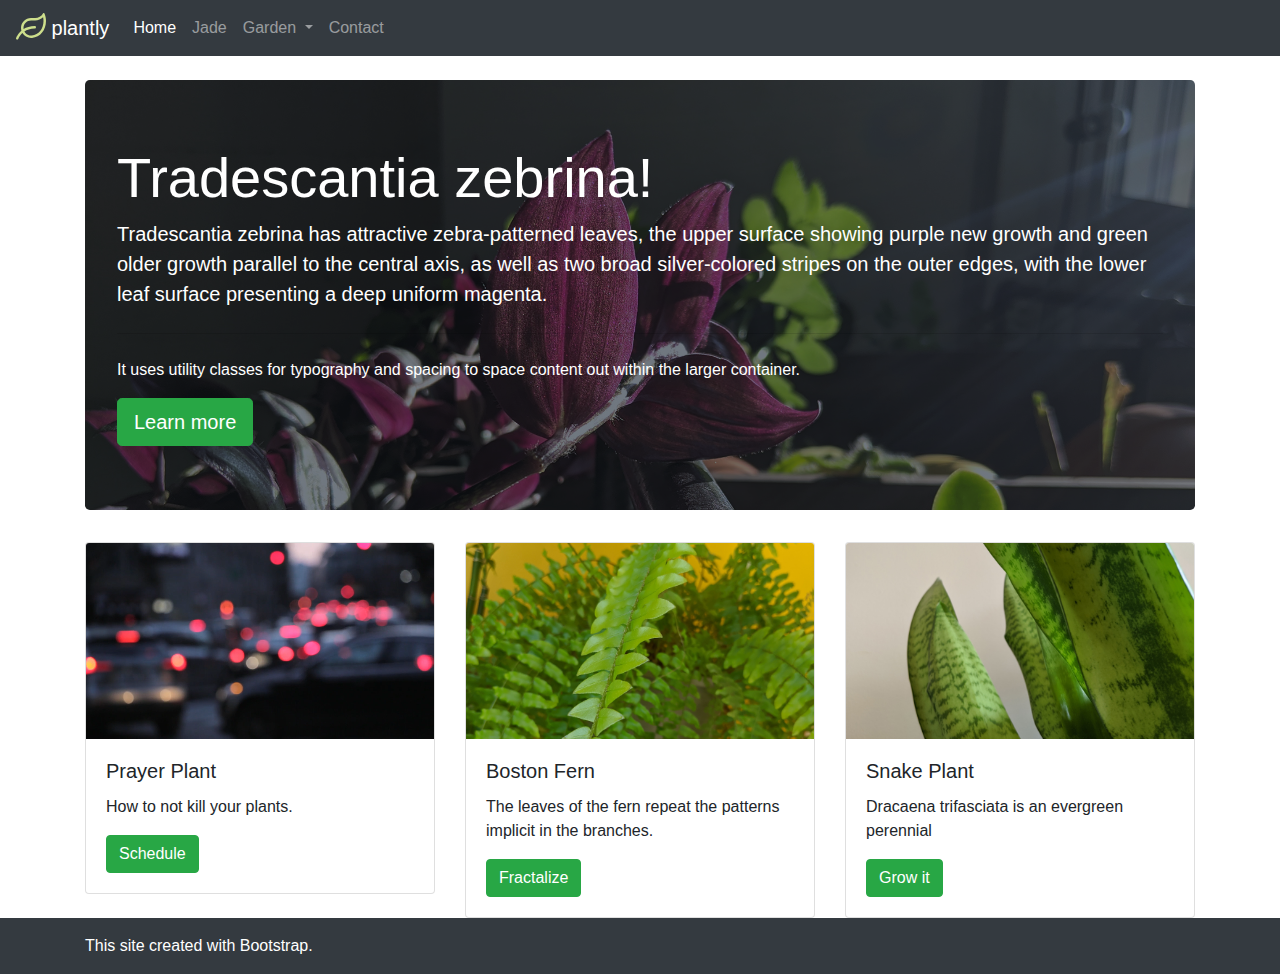
<file: index.html>
<!doctype html>
<html lang="en" class="h-100">
<head>
  <meta charset="utf-8">
  <meta name="viewport" content="width=device-width, initial-scale=1, shrink-to-fit=no">
  <title>Home</title>
  <link rel="icon" href="img/leaf.png" type="image/x-icon" />

  <!-- Bootstrap CSS -->
  <!-- see also: https://getbootstrap.com/docs/4.5/getting-started/download/ -->
  <link href="css/bootstrap.min.css" rel="stylesheet">

  <!-- Custom styles -->
  <link href="css/styles.css" rel="stylesheet">
</head>
<body id="index" class="d-flex flex-column h-100">

  <!-- Insert Bootstrap Nav Bar here -->
  <!-- https://getbootstrap.com/docs/4.5/components/navbar/ -->

  <nav class="navbar navbar-expand-lg navbar-dark bg-dark">

    <a class="navbar-brand" href="#">
       <svg style="fill: #cdde8c;" xmlns="http://www.w3.org/2000/svg" width="30" viewBox="0 0 576 512" class="d-inline-block align-top"><path d="M546.2 9.7c-2.9-6.5-8.6-9.7-14.3-9.7-5.3 0-10.7 2.8-14 8.5C486.9 62.4 431.4 96 368 96h-80C182 96 96 182 96 288c0 17.8 2.6 34.9 7.1 51.2C29 403.7 1.8 478.8 1.3 480.2c-4.3 12.5 2.3 26.2 14.8 30.5 14 4.8 26.7-3.8 30.5-14.8.4-1.1 21-57.5 76.3-110.1C160.5 449 231.5 487 308.4 478.9 465.5 467.5 576 326.7 576 154.3c0-50.2-10.8-102.2-29.8-144.6zM303.4 431.2c-86.1 9.1-130.6-54.5-142.2-76.5 47.4-32.9 112-58.7 198.9-58.7 13.2 0 24-10.8 24-24s-10.8-24-24-24c-91.3 0-161.1 25.5-214 59.4-.9-6.4-2-12.8-2-19.4 0-79.4 64.6-144 144-144h80c57.9 0 111.6-22 152-60.9 5.2 23.2 8 47.5 8 71.2-.1 151-93.9 267.4-224.7 276.9z"/></svg>
       plantly
     </a>

    <button class="navbar-toggler" type="button" data-toggle="collapse" data-target="#navbarSupportedContent" aria-controls="navbarSupportedContent" aria-expanded="false" aria-label="Toggle navigation">
      <span class="navbar-toggler-icon"></span>
    </button>

    <div class="collapse navbar-collapse" id="navbarSupportedContent">
      <ul class="navbar-nav mr-auto">
        <li class="nav-item active">
          <a class="nav-link" href="index.html">Home <span class="sr-only">(current)</span></a>
        </li>
        <li class="nav-item">
          <a class="nav-link" href="jade.html">Jade</a>
        </li>
        <li class="nav-item dropdown">
          <a class="nav-link dropdown-toggle" href="#" id="navbarDropdown" role="button" data-toggle="dropdown" aria-haspopup="true" aria-expanded="false">
            Garden
          </a>
          <div class="dropdown-menu" aria-labelledby="navbarDropdown">
            <a class="dropdown-item" href="fern.html">Fern</a>
            <a class="dropdown-item" href="snake.html">Snake Plant</a>
            <a class="dropdown-item" href="prayer.html">Prayer Plant</a>
            <div class="dropdown-divider"></div>
            <a class="dropdown-item" href="water.html">Water your plants</a>
          </div>
        </li>
        <li class="nav-item">
          <a class="nav-link" href="contact.html">Contact</a>
        </li>
      </ul>
    </div>
  </nav>

  <!-- Insert Jumbotron here -->
  <!-- https://getbootstrap.com/docs/4.5/components/jumbotron/ -->
  <div class="container">
  <div class="jumbotron mt-4 text-white bg-dark">
    <h1 class="display-4">Tradescantia zebrina!</h1>
    <p class="lead">Tradescantia zebrina has attractive zebra-patterned leaves, the upper surface showing purple new growth and green older growth parallel to the central axis, as well as two broad silver-colored stripes on the outer edges, with the lower leaf surface presenting a deep uniform magenta.</p>
    <hr class="my-4">
    <p>It uses utility classes for typography and spacing to space content out within the larger container.</p>
    <a class="btn btn-success btn-lg" href="#" role="button">Learn more</a>
  </div>
</div>


  <!-- Insert Cards here -->
<div class="container">
  <div class="row">
    <div class="col-md">
      <div class="card">
        <video class="card-img-top" playsinline autoplay muted loop >
          <source src="media/city.mp4" type="video/mp4">
        </video>
          <div class="card-body">
            <h5 class="card-title">Prayer Plant</h5>
            <p class="card-text">How to not kill your plants.</p>
            <a href="prayer.html" class="btn btn-success stretched-link" >Schedule</a>
          </div>
      </div>
    </div>
    <div class="col-md">
      <div class="card">
        <img src="img/fern.jpg" class="card-img-top" alt="...">
        <div class="card-body">
          <h5 class="card-title">Boston Fern</h5>
          <p class="card-text">The leaves of the fern repeat the patterns implicit in the branches.</p>
          <a href="#" class="btn btn-success stretched-link">Fractalize</a>
        </div>
      </div>
    </div>
    <div class="col-md">
      <div class="card">
        <img src="img/snake.jpg" class="card-img-top" alt="...">
        <div class="card-body">
          <h5 class="card-title">Snake Plant</h5>
          <p class="card-text">Dracaena trifasciata is an evergreen perennial</p>
          <a href="#" class="btn btn-success stretched-link">Grow it</a>
        </div>
      </div>
    </div>
  </div>
</div>

<footer class="footer mt-auto py-3 bg-dark">
  <div class="container">
    <span class="text-white">This site created with <a href="https://getbootstrap.com" target="_blank" class="text-white">Bootstrap</a>.</span>
  </div>
</footer>

  <!-- see also: https://jquery.com/download/  -->
  <script src="js/jquery.slim.min.js"></script>
  <!-- see also: https://getbootstrap.com/docs/4.4/getting-started/contents/#js-files -->
  <script src="js/bootstrap.bundle.min.js"></script>
</body>
</html>
</file>
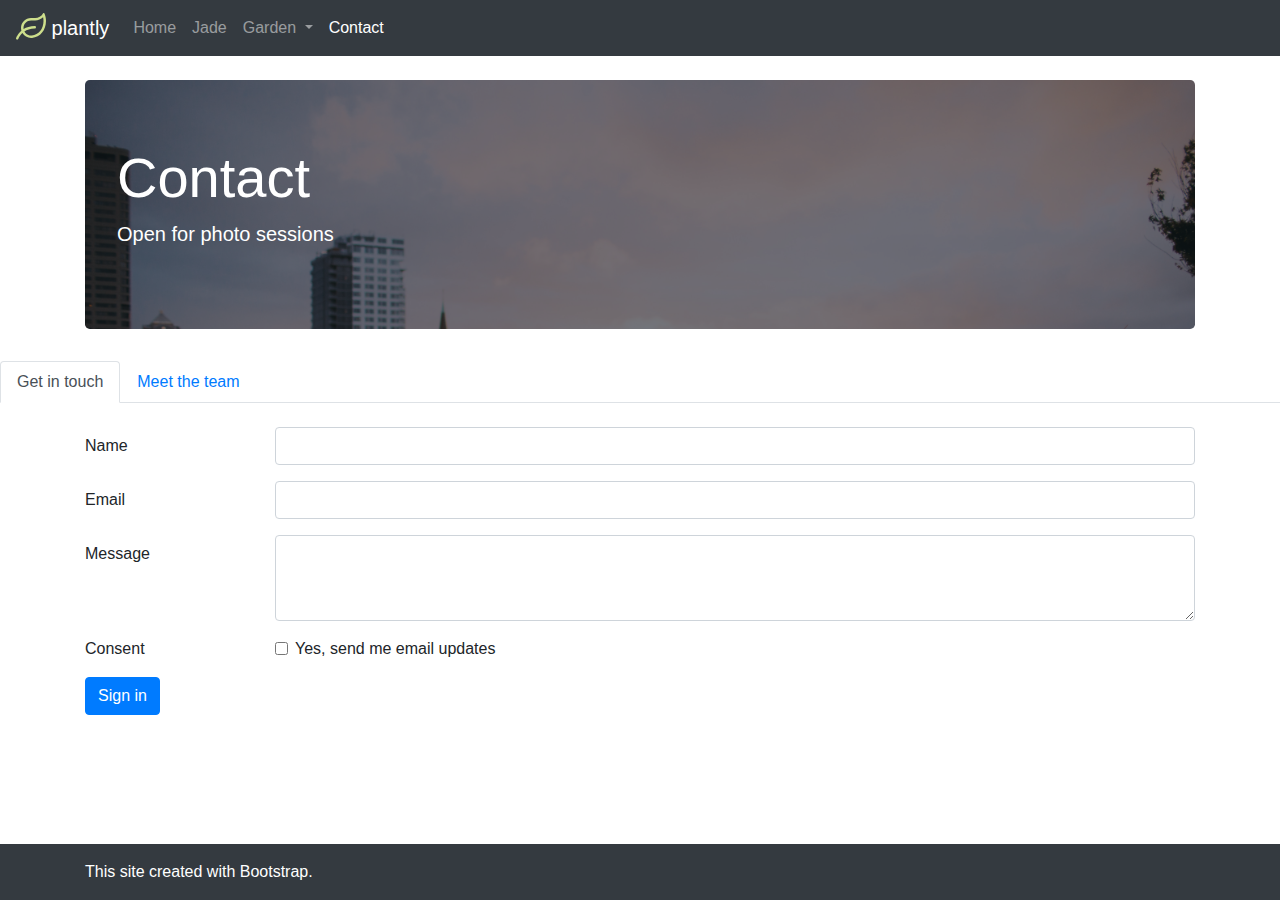
<file: contact.html>
<!doctype html>
<html lang="en" class="h-100">
<head>
  <meta charset="utf-8">
  <meta name="viewport" content="width=device-width, initial-scale=1, shrink-to-fit=no">
  <title>Home</title>
  <link rel="icon" href="img/leaf.png" type="image/x-icon" />

  <!-- Bootstrap CSS -->
  <!-- see also: https://getbootstrap.com/docs/4.5/getting-started/download/ -->
  <link href="css/bootstrap.min.css" rel="stylesheet">

  <!-- Custom styles -->
  <link href="css/styles.css" rel="stylesheet">
</head>
<body id="contact" class="d-flex flex-column h-100">

  <!-- Insert Bootstrap Nav Bar here -->
  <!-- https://getbootstrap.com/docs/4.5/components/navbar/ -->

  <nav class="navbar navbar-expand-lg navbar-dark bg-dark">

    <a class="navbar-brand" href="#">
       <svg style="fill: #cdde8c;" xmlns="http://www.w3.org/2000/svg" width="30" viewBox="0 0 576 512" class="d-inline-block align-top"><path d="M546.2 9.7c-2.9-6.5-8.6-9.7-14.3-9.7-5.3 0-10.7 2.8-14 8.5C486.9 62.4 431.4 96 368 96h-80C182 96 96 182 96 288c0 17.8 2.6 34.9 7.1 51.2C29 403.7 1.8 478.8 1.3 480.2c-4.3 12.5 2.3 26.2 14.8 30.5 14 4.8 26.7-3.8 30.5-14.8.4-1.1 21-57.5 76.3-110.1C160.5 449 231.5 487 308.4 478.9 465.5 467.5 576 326.7 576 154.3c0-50.2-10.8-102.2-29.8-144.6zM303.4 431.2c-86.1 9.1-130.6-54.5-142.2-76.5 47.4-32.9 112-58.7 198.9-58.7 13.2 0 24-10.8 24-24s-10.8-24-24-24c-91.3 0-161.1 25.5-214 59.4-.9-6.4-2-12.8-2-19.4 0-79.4 64.6-144 144-144h80c57.9 0 111.6-22 152-60.9 5.2 23.2 8 47.5 8 71.2-.1 151-93.9 267.4-224.7 276.9z"/></svg>
       plantly
     </a>

    <button class="navbar-toggler" type="button" data-toggle="collapse" data-target="#navbarSupportedContent" aria-controls="navbarSupportedContent" aria-expanded="false" aria-label="Toggle navigation">
      <span class="navbar-toggler-icon"></span>
    </button>

    <div class="collapse navbar-collapse" id="navbarSupportedContent">
      <ul class="navbar-nav mr-auto">
        <li class="nav-item">
          <a class="nav-link" href="index.html">Home <span class="sr-only">(current)</span></a>
        </li>
        <li class="nav-item">
          <a class="nav-link" href="jade.html">Jade</a>
        </li>
        <li class="nav-item dropdown">
          <a class="nav-link dropdown-toggle" href="#" id="navbarDropdown" role="button" data-toggle="dropdown" aria-haspopup="true" aria-expanded="false">
            Garden
          </a>
          <div class="dropdown-menu" aria-labelledby="navbarDropdown">
            <a class="dropdown-item" href="fern.html">Fern</a>
            <a class="dropdown-item" href="snake.html">Snake Plant</a>
            <a class="dropdown-item" href="prayer.html">Prayer Plant</a>
            <div class="dropdown-divider"></div>
            <a class="dropdown-item" href="water.html">Water your plants</a>
          </div>
        </li>
        <li class="nav-item  active">
          <a class="nav-link" href="contact.html">Contact <span class="sr-only">(current)</span></a>
        </li>
      </ul>
    </div>
  </nav>

  <!-- Insert Jumbotron here -->
  <!-- https://getbootstrap.com/docs/4.5/components/jumbotron/ -->
  <div class="container">
  <div class="jumbotron mt-4 text-white bg-dark">
    <h1 class="display-4">Contact</h1>
    <p class="lead">Open for photo sessions</p>


  </div>
</div>

<!-- form-->


<!-- form end-->

<!-- meet the team -->



<!-- tabs -->

<ul class="nav nav-tabs" id="myTab" role="tablist">
  <li class="nav-item" role="presentation">
    <a class="nav-link active" id="home-tab" data-toggle="tab" href="#home" role="tab" aria-controls="home" aria-selected="true">Get in touch</a>
  </li>
  <li class="nav-item" role="presentation">
    <a class="nav-link" id="profile-tab" data-toggle="tab" href="#profile" role="tab" aria-controls="profile" aria-selected="false">Meet the team</a>
  </li>

</ul>
  <div class="tab-content" id="myTabContent">
    <div class="tab-pane fade show active p-4" id="home" role="tabpanel" aria-labelledby="home-tab">
      <div class="container">
        <form>

          <div class="form-group row">
            <label for="inputName3" class="col-sm-2 col-form-label">Name</label>
            <div class="col-sm-10">
              <input type="text" class="form-control" id="inputEmail3">
            </div>
          </div>

      <div class="form-group row">
        <label for="inputEmail3" class="col-sm-2 col-form-label">Email</label>
        <div class="col-sm-10">
          <input type="email" class="form-control" id="inputEmail3">
        </div>
      </div>

      <div class="form-group row">
          <label for="exampleFormControlTextarea1" class="col-sm-2 col-form-label">Message</label>
          <div class="col-sm-10">
          <textarea class="form-control" id="exampleFormControlTextarea1" rows="3"></textarea>
          </div>
        </div>

      <div class="form-group row">
        <div class="col-sm-2">Consent</div>
        <div class="col-sm-10">
          <div class="form-check">
            <input class="form-check-input" type="checkbox" id="gridCheck1">
            <label class="form-check-label" for="gridCheck1">
              Yes, send me email updates
            </label>
          </div>
        </div>
      </div>
      <div class="form-group row">
        <div class="col-sm-10">
          <button type="submit" class="btn btn-primary">Sign in</button>
        </div>
      </div>
    </form>
      </div>
    </div>

    <!-- tab 2-->
    <div class="tab-pane fade" id="profile" role="tabpanel" aria-labelledby="profile-tab">
      <ul class="list-unstyled">
        <li class="media">
          <img src="img/snake.jpg" width="150" class="mr-3" alt="...">
          <div class="media-body">
            <h5 class="mt-0 mb-1">Snake - <span class="text-muted">Customer Support Representative</span></h5>
            Cras sit amet nibh libero, in gravida nulla. Nulla vel metus scelerisque
            ante sollicitudin. Cras purus odio, vestibulum in vulputate at, tempus viverra
            turpis. Fusce condimentum nunc ac nisi vulputate fringilla. Donec lacinia congue
            felis in faucibus.
            <a href="#">snake@plant.com</a>
          </div>
        </li>
        <li class="media my-4">
          <img src="img/fern.jpg" width="150" class="mr-3" alt="...">
          <div class="media-body">
            <h5 class="mt-0 mb-1">Fern <span class="text-muted">Customer Support Representative</span></h5>
            Cras sit amet nibh libero, in gravida nulla. Nulla vel metus scelerisque ante sollicitudin. Cras purus odio, vestibulum in vulputate at, tempus viverra turpis. Fusce condimentum nunc ac nisi vulputate fringilla. Donec lacinia congue felis in faucibus.
          </div>
        </li>
      </ul>
    </div>

  </div>



<footer class="footer mt-auto py-3 bg-dark">
  <div class="container">
    <span class="text-white">This site created with <a href="https://getbootstrap.com" target="_blank" class="text-white">Bootstrap</a>.</span>
  </div>
</footer>

  <!-- see also: https://jquery.com/download/  -->
  <script src="js/jquery.slim.min.js"></script>
  <!-- see also: https://getbootstrap.com/docs/4.4/getting-started/contents/#js-files -->
  <script src="js/bootstrap.bundle.min.js"></script>
</body>
</html>
</file>
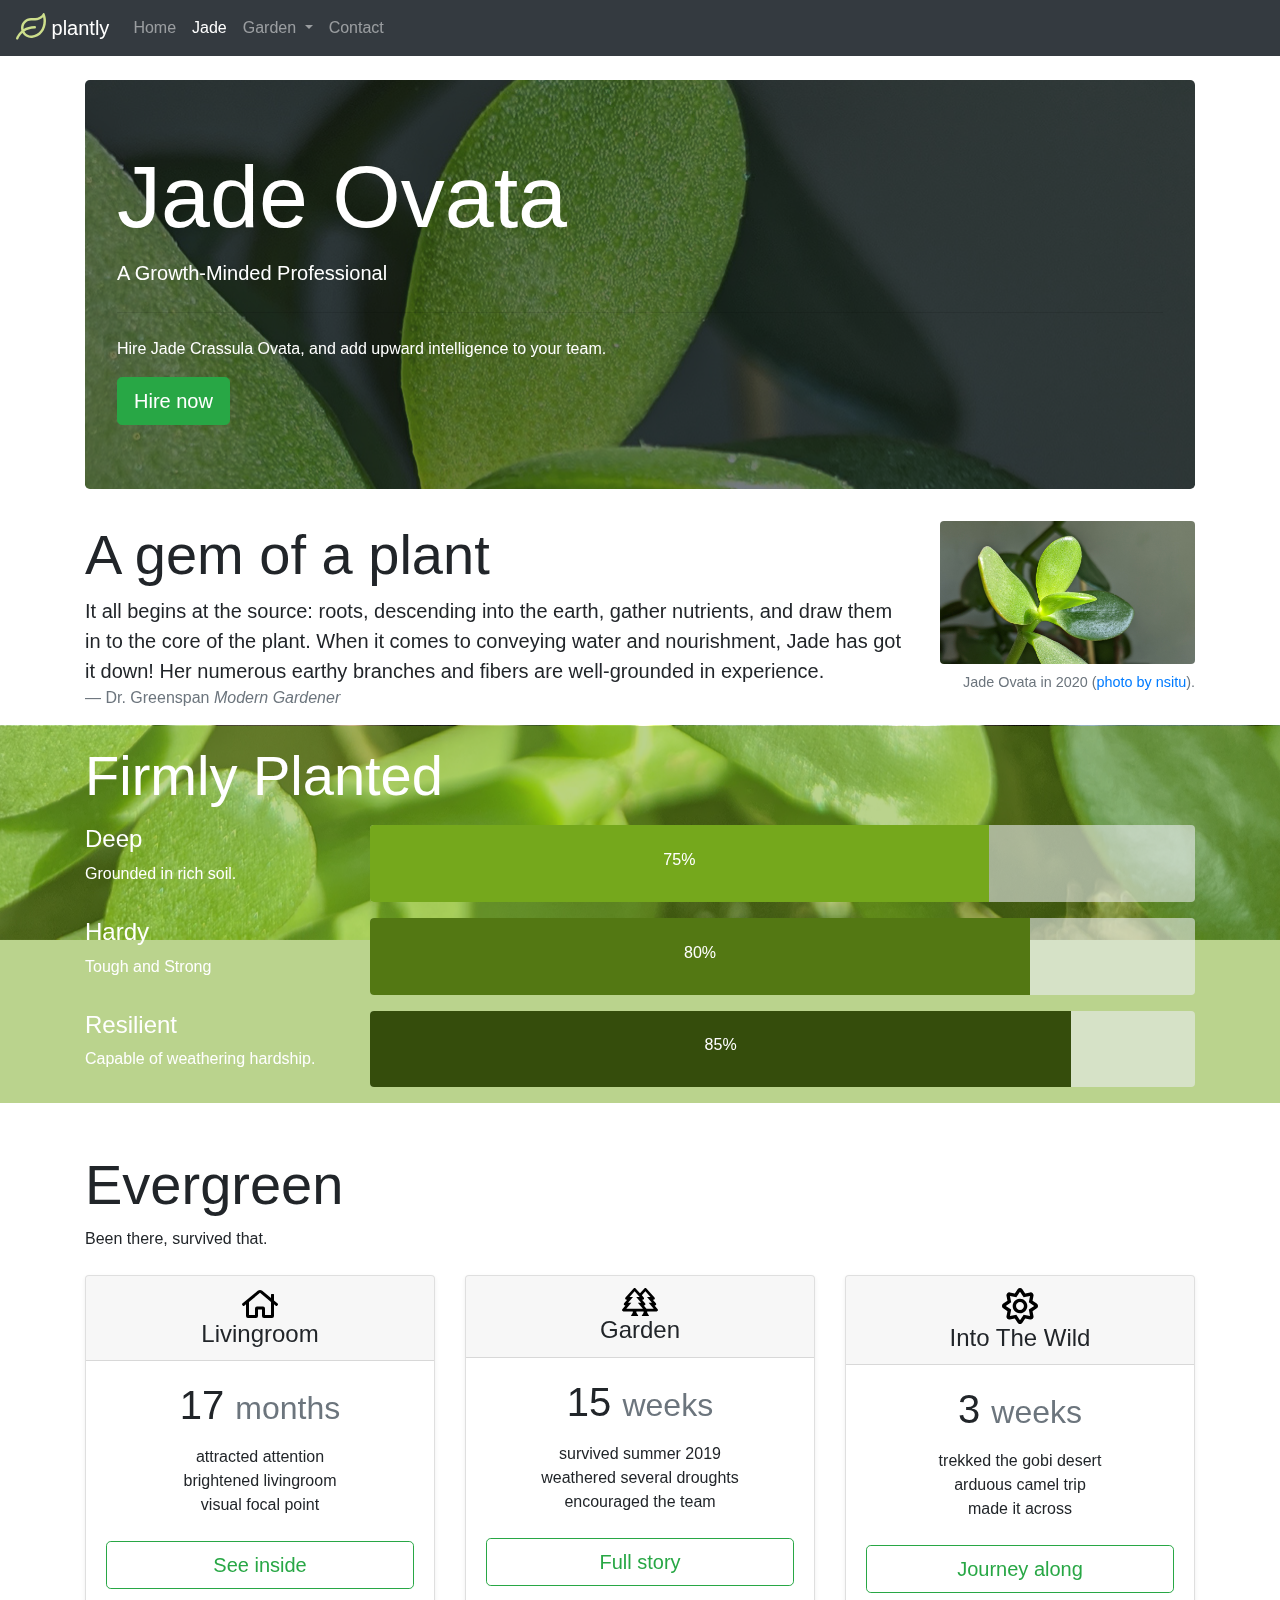
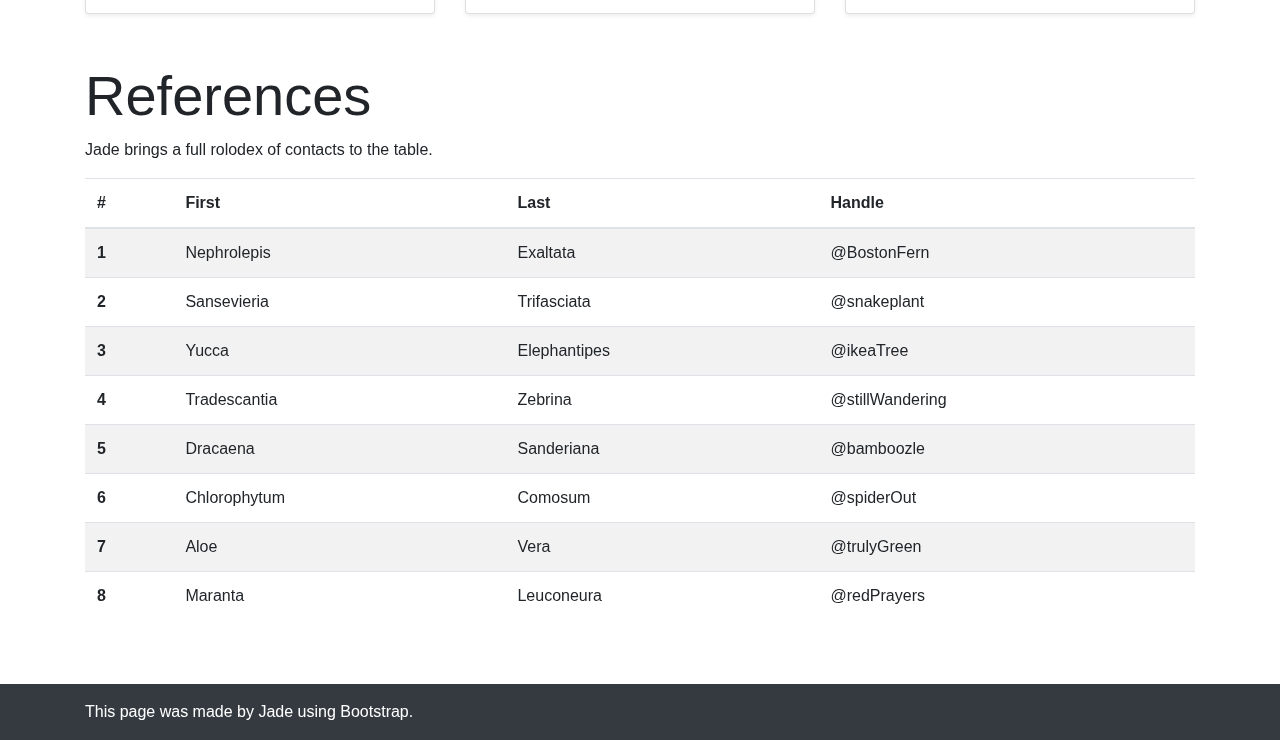
<file: jade.html>
<!doctype html>
<html lang="en" class="h-100">
<head>
  <meta charset="utf-8">
  <meta name="viewport" content="width=device-width, initial-scale=1, shrink-to-fit=no">
  <link rel="icon" href="img/leaf.png" type="image/x-icon" />
  <title>Jade Ovata</title>

  <!-- Bootstrap CSS -->
  <!-- see also: https://getbootstrap.com/docs/4.5/getting-started/download/ -->
  <link href="css/bootstrap.min.css" rel="stylesheet">

  <!-- Custom styles -->
  <link href="css/styles.css" rel="stylesheet">
</head>
<body id="jade" class="d-flex flex-column h-100">

    <nav class="navbar navbar-expand-lg navbar-dark bg-dark">

      <a class="navbar-brand" href="#">
         <svg style="fill: #cdde8c;" xmlns="http://www.w3.org/2000/svg" width="30" viewBox="0 0 576 512" class="d-inline-block align-top"><path d="M546.2 9.7c-2.9-6.5-8.6-9.7-14.3-9.7-5.3 0-10.7 2.8-14 8.5C486.9 62.4 431.4 96 368 96h-80C182 96 96 182 96 288c0 17.8 2.6 34.9 7.1 51.2C29 403.7 1.8 478.8 1.3 480.2c-4.3 12.5 2.3 26.2 14.8 30.5 14 4.8 26.7-3.8 30.5-14.8.4-1.1 21-57.5 76.3-110.1C160.5 449 231.5 487 308.4 478.9 465.5 467.5 576 326.7 576 154.3c0-50.2-10.8-102.2-29.8-144.6zM303.4 431.2c-86.1 9.1-130.6-54.5-142.2-76.5 47.4-32.9 112-58.7 198.9-58.7 13.2 0 24-10.8 24-24s-10.8-24-24-24c-91.3 0-161.1 25.5-214 59.4-.9-6.4-2-12.8-2-19.4 0-79.4 64.6-144 144-144h80c57.9 0 111.6-22 152-60.9 5.2 23.2 8 47.5 8 71.2-.1 151-93.9 267.4-224.7 276.9z"/></svg>
         plantly
       </a>

      <button class="navbar-toggler" type="button" data-toggle="collapse" data-target="#navbarSupportedContent" aria-controls="navbarSupportedContent" aria-expanded="false" aria-label="Toggle navigation">
        <span class="navbar-toggler-icon"></span>
      </button>

      <div class="collapse navbar-collapse" id="navbarSupportedContent">
        <ul class="navbar-nav mr-auto">
          <li class="nav-item">
            <a class="nav-link" href="index.html">Home</a>
          </li>
          <li class="nav-item active">
            <a class="nav-link" href="jade.html">Jade <span class="sr-only">(current)</span></a>
          </li>
          <li class="nav-item dropdown">
            <a class="nav-link dropdown-toggle" href="#" id="navbarDropdown" role="button" data-toggle="dropdown" aria-haspopup="true" aria-expanded="false">
              Garden
            </a>
            <div class="dropdown-menu" aria-labelledby="navbarDropdown">
              <a class="dropdown-item" href="snake.html">Snake Plant</a>
              <a class="dropdown-item" href="fern.html">Boston Fern</a>
              <a class="dropdown-item" href="prayer.html">Prayer Plant</a>
              <div class="dropdown-divider"></div>
              <a class="dropdown-item" href="water.html">Watering your Plants</a>
            </div>
          </li>
          <li class="nav-item">
            <a class="nav-link" href="contact.html">Contact</a>
          </li>
        </ul>
      </div>
    </nav>

  <div class="container">
    <div class="jumbotron mt-4 text-white bg-dark">
      <h1 class="display-2">Jade Ovata</h1>
      <p class="lead">A Growth-Minded Professional</p>
      <hr class="my-4">
      <p>Hire Jade Crassula Ovata, and add upward intelligence to your team.</p>
      <a class="btn btn-success btn-lg" href="#" role="button">Hire now</a>
    </div>
  </div>


  <div class="container">

      <div class="row">

      <div class="col-sm-9">
        <h1 class="display-4">A gem of a plant</h1>
        <blockquote class="blockquote">
          <p class="mb-0">It all begins at the source: roots, descending into the earth, gather nutrients, and draw them in to the core of the plant. When it comes to conveying water and nourishment, Jade has got it down! Her numerous earthy branches and fibers are well-grounded in experience.</p>
          <footer class="blockquote-footer">Dr. Greenspan <cite title="Source Title">Modern Gardener</cite></footer>
        </blockquote>
    </div>
  <div class="col-sm-3">
      <figure class="figure">
        <img src="img/jade.jpg" class="figure-img img-fluid rounded" alt="The Jade">
        <figcaption class="figure-caption text-right">Jade Ovata in 2020 (<a href="https://nsitu.ca">photo by nsitu</a>).</figcaption>
      </figure>
  </div>
      </div>

  </div>


  <div class="py-3 text-white container-fluid parallax-window" data-parallax="scroll" data-image-src="img/jade-base.jpg">

    <div class="container">
      <h1 class="display-4">Firmly Planted</h1>
      <div class="row mt-3">
        <div class="col-3">
          <h4>Deep</h4>
          <p>Grounded in rich soil.</p>
        </div>
        <div class="col-9">
          <div class="progress">
            <div class="progress-bar" role="progressbar" aria-valuenow="75" aria-valuemin="0" aria-valuemax="100"><h6>75%</h6></div>
          </div>
        </div>
      </div>

      <div class="row mt-3">
        <div class="col-3">
          <h4>Hardy</h4>
          <p>Tough and Strong</p>
        </div>
        <div class="col-9">
          <div class="progress">
            <div class="progress-bar" role="progressbar" aria-valuenow="80" aria-valuemin="0" aria-valuemax="100"><h6>80%</h6></div>
          </div>
        </div>
      </div>

      <div class="row mt-3">
        <div class="col-3">
          <h4>Resilient</h4>
          <p>Capable of weathering hardship.</p>
        </div>
        <div class="col-9">
          <div class="progress">
            <div class="progress-bar" role="progressbar" aria-valuenow="85" aria-valuemin="0" aria-valuemax="100"><h6>85%</h6></div>
          </div>
        </div>
      </div>
    </div>
  </div>


  <div class="container my-5">


    <h1 class="display-4">Evergreen</h1>
    <p>Been there, survived that. <p>
    <div class="card-deck my-4 text-center">
        <div class="card mb-4 shadow-sm">
          <div class="card-header">
            <svg xmlns="http://www.w3.org/2000/svg" viewBox="0 0 576 512"><path d="M570.24 247.41L512 199.52V104a8 8 0 0 0-8-8h-32a8 8 0 0 0-7.95 7.88v56.22L323.87 45a56.06 56.06 0 0 0-71.74 0L5.76 247.41a16 16 0 0 0-2 22.54L14 282.25a16 16 0 0 0 22.53 2L64 261.69V448a32.09 32.09 0 0 0 32 32h128a32.09 32.09 0 0 0 32-32V344h64v104a32.09 32.09 0 0 0 32 32h128a32.07 32.07 0 0 0 32-31.76V261.67l27.53 22.62a16 16 0 0 0 22.53-2L572.29 270a16 16 0 0 0-2.05-22.59zM463.85 432H368V328a32.09 32.09 0 0 0-32-32h-96a32.09 32.09 0 0 0-32 32v104h-96V222.27L288 77.65l176 144.56z"/></svg>
            <h4 class="my-0 font-weight-normal">Livingroom</h4>
          </div>
          <div class="card-body">
            <h1 class="card-title pricing-card-title">17 <small class="text-muted">months</small></h1>
            <ul class="list-unstyled mt-3 mb-4">
              <li>attracted attention</li>
              <li>brightened livingroom</li>
              <li>visual focal point</li>
            </ul>
            <button type="button" class="btn btn-lg btn-block btn-outline-success">See inside</button>
          </div>
        </div>
        <div class="card mb-4 shadow-sm">
          <div class="card-header">
            <svg xmlns="http://www.w3.org/2000/svg" viewBox="0 0 640 512"><path d="M634.19 376.23l-55.47-64.37H584c9.34 0 17.84-5.43 21.78-13.92 3.94-8.47 2.56-18.48-3.47-25.61l-54.56-64.55H560c9.47 0 18.06-5.58 21.94-14.24a24.088 24.088 0 0 0-4.09-25.85l-144-160.11c-9.13-10.1-26.56-10.1-35.69 0L320 94.48l-78.16-86.9c-9.13-10.1-26.56-10.1-35.69 0l-144 160.11a24.063 24.063 0 0 0-4.09 25.85c3.88 8.66 12.47 14.24 21.94 14.24h12.25l-54.56 64.55c-6.03 7.13-7.41 17.14-3.47 25.61A24.021 24.021 0 0 0 56 311.86h5.28L5.81 376.23c-6.13 7.11-7.53 17.15-3.63 25.69a23.998 23.998 0 0 0 21.81 14.01h168v24.46l-30.29 48.43c-5.32 10.65 2.42 23.17 14.31 23.17h95.96c11.89 0 19.63-12.53 14.31-23.17L256 440.39v-24.46h128v24.46l-30.29 48.43c-5.32 10.65 2.42 23.17 14.31 23.17h95.96c11.89 0 19.63-12.53 14.31-23.17L448 440.39v-24.46h168c9.38 0 17.91-5.47 21.81-14.01 3.91-8.54 2.51-18.57-3.62-25.69zM304 367.9H76.37l89.66-104.07h-58.28l88-104.07h-61.88L224 59.55l90.13 100.2h-61.88l88 104.07h-58.28l89.66 104.07H304zm131 0l-48.29-56.04H392c9.34 0 17.84-5.43 21.78-13.92 3.94-8.47 2.56-18.48-3.47-25.61l-54.56-64.55H368c9.47 0 18.06-5.58 21.94-14.24a24.088 24.088 0 0 0-4.09-25.85l-33.55-37.31L416 59.55l90.13 100.2h-61.88l88 104.07h-58.28l89.66 104.07H435z"/></svg>

            <h4 class="my-0 font-weight-normal">Garden</h4>
          </div>
          <div class="card-body">
            <h1 class="card-title pricing-card-title">15 <small class="text-muted"> weeks</small></h1>
            <ul class="list-unstyled mt-3 mb-4">
              <li>survived summer 2019</li>
              <li>weathered several droughts</li>
              <li>encouraged the team</li>
            </ul>
            <button type="button" class="btn btn-lg btn-block btn-outline-success">Full story</button>
          </div>
        </div>
        <div class="card mb-4 shadow-sm">
          <div class="card-header">
            <svg xmlns="http://www.w3.org/2000/svg" viewBox="0 0 512 512"><path d="M494.2 221.9l-59.8-40.5 13.7-71c2.6-13.2-1.6-26.8-11.1-36.4-9.6-9.5-23.2-13.7-36.2-11.1l-70.9 13.7-40.4-59.9c-15.1-22.3-51.9-22.3-67 0l-40.4 59.9-70.8-13.7C98 60.4 84.5 64.5 75 74.1c-9.5 9.6-13.7 23.1-11.1 36.3l13.7 71-59.8 40.5C6.6 229.5 0 242 0 255.5s6.7 26 17.8 33.5l59.8 40.5-13.7 71c-2.6 13.2 1.6 26.8 11.1 36.3 9.5 9.5 22.9 13.7 36.3 11.1l70.8-13.7 40.4 59.9C230 505.3 242.6 512 256 512s26-6.7 33.5-17.8l40.4-59.9 70.9 13.7c13.4 2.7 26.8-1.6 36.3-11.1 9.5-9.5 13.6-23.1 11.1-36.3l-13.7-71 59.8-40.5c11.1-7.5 17.8-20.1 17.8-33.5-.1-13.6-6.7-26.1-17.9-33.7zm-112.9 85.6l17.6 91.2-91-17.6L256 458l-51.9-77-90.9 17.6 17.6-91.2-76.8-52 76.8-52-17.6-91.2 91 17.6L256 53l51.9 76.9 91-17.6-17.6 91.1 76.8 52-76.8 52.1zM256 152c-57.3 0-104 46.7-104 104s46.7 104 104 104 104-46.7 104-104-46.7-104-104-104zm0 160c-30.9 0-56-25.1-56-56s25.1-56 56-56 56 25.1 56 56-25.1 56-56 56z"/></svg>
            <h4 class="my-0 font-weight-normal">Into The Wild</h4>
          </div>
          <div class="card-body">
            <h1 class="card-title pricing-card-title">3 <small class="text-muted"> weeks</small></h1>
            <ul class="list-unstyled mt-3 mb-4">
              <li>trekked the gobi desert</li>
              <li>arduous camel trip</li>
              <li>made it across</li>
            </ul>
            <button type="button" class="btn btn-lg btn-block btn-outline-success">Journey along</button>
          </div>
        </div>
      </div>

<!-- See also: https://getbootstrap.com/docs/4.5/examples/dashboard/ -->
      <h1 class="display-4">References</h1>
      <p>Jade brings a full rolodex of contacts to the table. <p>
    <table class="table table-striped">
    <thead>
      <tr>
        <th scope="col">#</th>
        <th scope="col">First</th>
        <th scope="col">Last</th>
        <th scope="col">Handle</th>
      </tr>
    </thead>
    <tbody>
      <tr>
        <th scope="row">1</th>
        <td>Nephrolepis</td>
        <td>Exaltata</td>
        <td>@BostonFern</td>
      </tr>
      <tr>
        <th scope="row">2</th>
        <td>Sansevieria</td>
        <td>Trifasciata</td>
        <td>@snakeplant</td>
      </tr>
      <tr>
        <th scope="row">3</th>
        <td>Yucca</td>
        <td>Elephantipes</td>
        <td>@ikeaTree</td>
      </tr>
      <tr>
        <th scope="row">4</th>
        <td>Tradescantia</td>
        <td>Zebrina</td>
        <td>@stillWandering</td>
      </tr>
      <tr>
        <th scope="row">5</th>
        <td>Dracaena</td>
        <td>Sanderiana</td>
        <td>@bamboozle</td>
      </tr>
      <tr>
        <th scope="row">6</th>
        <td>Chlorophytum</td>
        <td>Comosum</td>
        <td>@spiderOut</td>
      </tr>
      <tr>
        <th scope="row">7</th>
        <td>Aloe</td>
        <td>Vera</td>
        <td>@trulyGreen</td>
      </tr>
      <tr>
        <th scope="row">8</th>
        <td>Maranta</td>
        <td>Leuconeura</td>
        <td>@redPrayers</td>
      </tr>
    </tbody>
  </table>
  </div>

<!-- See also: https://getbootstrap.com/docs/4.5/examples/sticky-footer/ -->
<footer class="footer mt-auto py-3 bg-dark">
  <div class="container">
    <span class="text-white">This page was made by Jade using <a href="https://getbootstrap.com" class="text-white">Bootstrap</a>.</span>
  </div>
</footer>

  <!-- see also: https://jquery.com/download/  -->
  <script src="js/jquery.slim.min.js"></script>
  <!-- see also: https://getbootstrap.com/docs/4.4/getting-started/contents/#js-files -->
  <script src="js/parallax.min.js"></script>
  <script src="js/bootstrap.bundle.min.js"></script>
</body>
</html>
</file>
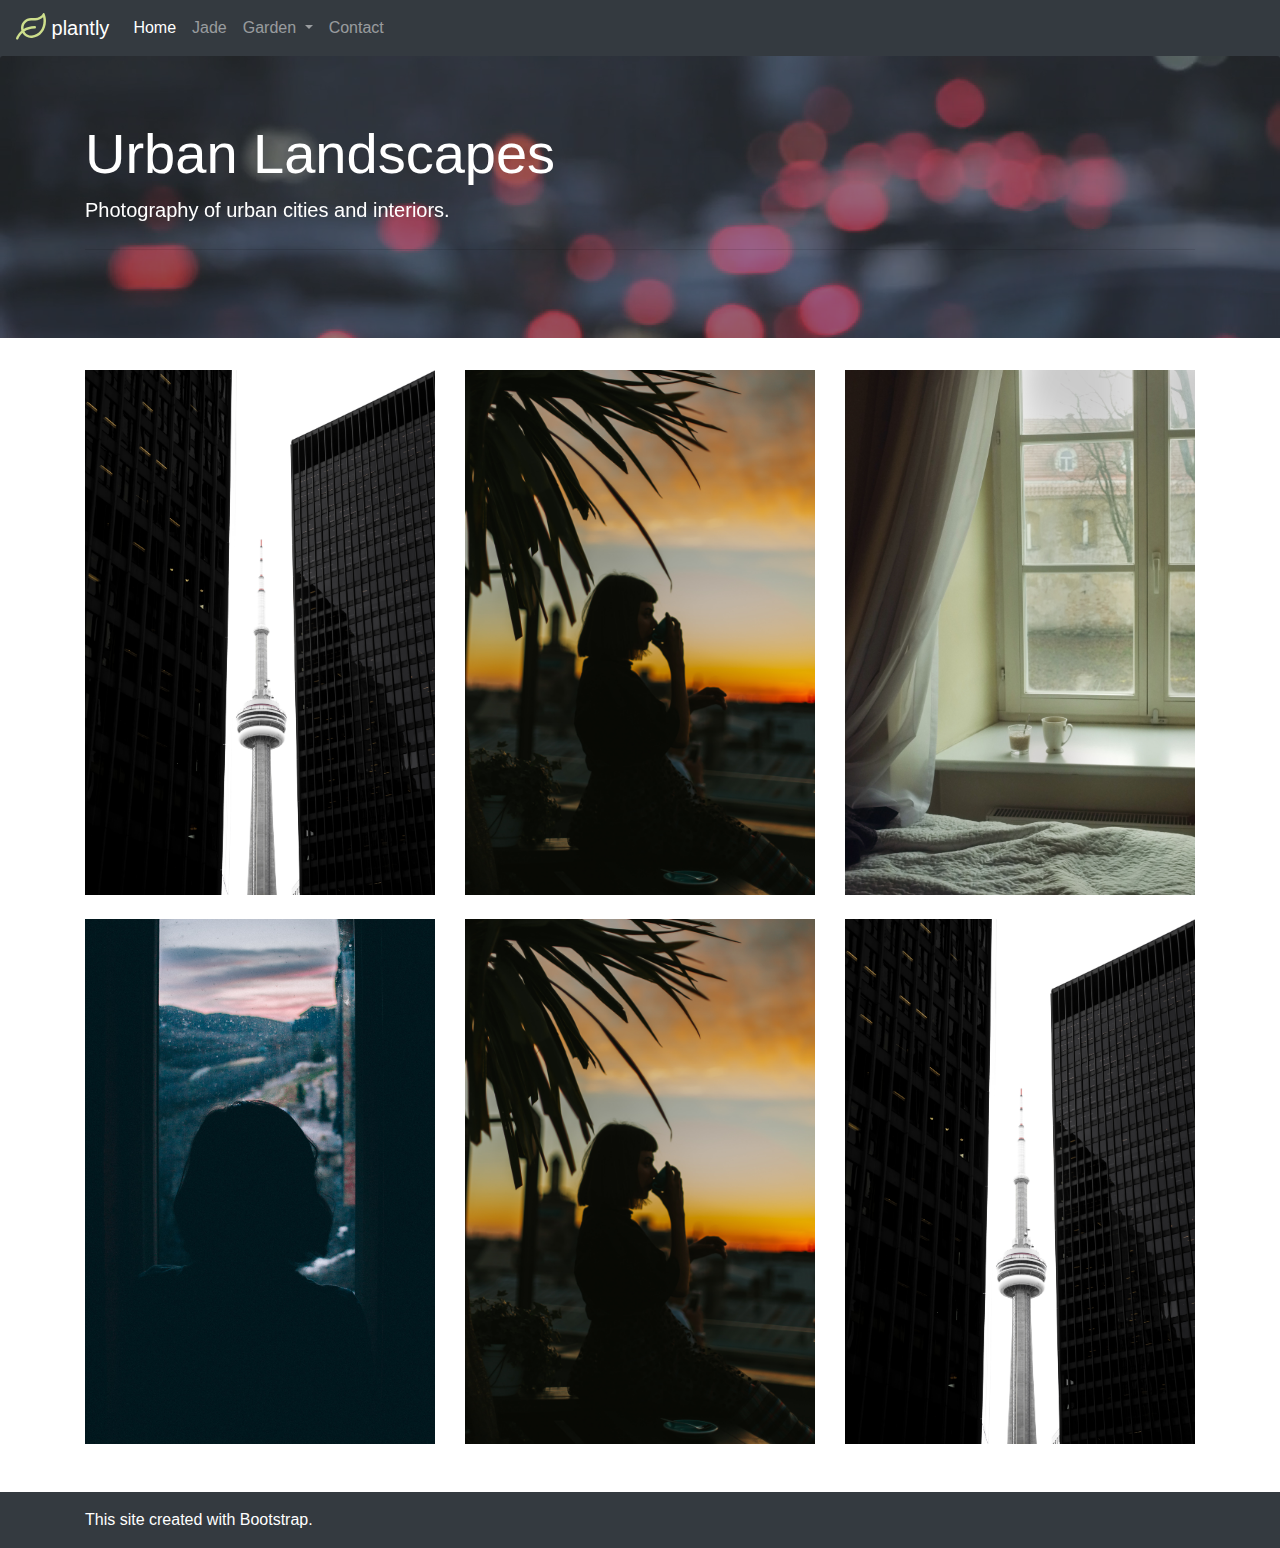
<file: prayer.html>
<!doctype html>
<html lang="en" class="h-100">
<head>
  <meta charset="utf-8">
  <meta name="viewport" content="width=device-width, initial-scale=1, shrink-to-fit=no">
  <title>Home</title>
  <link rel="icon" href="img/leaf.png" type="image/x-icon" />

  <!-- Bootstrap CSS -->
  <!-- see also: https://getbootstrap.com/docs/4.5/getting-started/download/ -->
  <link href="css/bootstrap.min.css" rel="stylesheet">

  <!-- Custom styles -->
  <link href="css/styles.css" rel="stylesheet">
</head>
<body id="prayer" class="d-flex flex-column h-100">

  <!-- Insert Bootstrap Nav Bar here -->
  <!-- https://getbootstrap.com/docs/4.5/components/navbar/ -->

  <nav class="navbar navbar-expand-lg navbar-dark bg-dark">

    <a class="navbar-brand" href="#">
       <svg style="fill: #cdde8c;" xmlns="http://www.w3.org/2000/svg" width="30" viewBox="0 0 576 512" class="d-inline-block align-top"><path d="M546.2 9.7c-2.9-6.5-8.6-9.7-14.3-9.7-5.3 0-10.7 2.8-14 8.5C486.9 62.4 431.4 96 368 96h-80C182 96 96 182 96 288c0 17.8 2.6 34.9 7.1 51.2C29 403.7 1.8 478.8 1.3 480.2c-4.3 12.5 2.3 26.2 14.8 30.5 14 4.8 26.7-3.8 30.5-14.8.4-1.1 21-57.5 76.3-110.1C160.5 449 231.5 487 308.4 478.9 465.5 467.5 576 326.7 576 154.3c0-50.2-10.8-102.2-29.8-144.6zM303.4 431.2c-86.1 9.1-130.6-54.5-142.2-76.5 47.4-32.9 112-58.7 198.9-58.7 13.2 0 24-10.8 24-24s-10.8-24-24-24c-91.3 0-161.1 25.5-214 59.4-.9-6.4-2-12.8-2-19.4 0-79.4 64.6-144 144-144h80c57.9 0 111.6-22 152-60.9 5.2 23.2 8 47.5 8 71.2-.1 151-93.9 267.4-224.7 276.9z"/></svg>
       plantly
     </a>

    <button class="navbar-toggler" type="button" data-toggle="collapse" data-target="#navbarSupportedContent" aria-controls="navbarSupportedContent" aria-expanded="false" aria-label="Toggle navigation">
      <span class="navbar-toggler-icon"></span>
    </button>

    <div class="collapse navbar-collapse" id="navbarSupportedContent">
      <ul class="navbar-nav mr-auto">
        <li class="nav-item active">
          <a class="nav-link" href="index.html">Home <span class="sr-only">(current)</span></a>
        </li>
        <li class="nav-item">
          <a class="nav-link" href="jade.html">Jade</a>
        </li>
        <li class="nav-item dropdown">
          <a class="nav-link dropdown-toggle" href="#" id="navbarDropdown" role="button" data-toggle="dropdown" aria-haspopup="true" aria-expanded="false">
            Garden
          </a>
          <div class="dropdown-menu" aria-labelledby="navbarDropdown">
            <a class="dropdown-item" href="fern.html">Fern</a>
            <a class="dropdown-item" href="snake.html">Snake Plant</a>
            <a class="dropdown-item" href="prayer.html">Prayer Plant</a>
            <div class="dropdown-divider"></div>
            <a class="dropdown-item" href="water.html">Water your plants</a>
          </div>
        </li>
        <li class="nav-item">
          <a class="nav-link" href="contact.html">Contact</a>
        </li>
      </ul>
    </div>
  </nav>

  <!-- Insert Jumbotron here -->
  <!-- https://getbootstrap.com/docs/4.5/components/jumbotron/ -->
  <div class="jumbotron jumbotron-fluid text-white bg-dark">
    <video class="card-img-top" playsinline autoplay muted loop >
      <source src="media/city.mp4" type="video/mp4">
    </video>
  <div class="container">
    <h1 class="display-4">Urban Landscapes</h1>
    <p class="lead">Photography of urban cities and interiors. </p>
    <hr class="my-4">

  </div>
</div>

<div class="container">
  <div class="row" data-toggle="modal" data-target="#exampleModal">
    <div class="col-sm-6 col-lg-4  mb-4" >
      <img class="w-100" src="img/cntower.jpg" data-target="#carouselExampleCaptions"
       data-slide-to="0">
    </div>
    <div class="col-sm-6 col-lg-4  mb-4">
      <img class="w-100" src="img/palmtree.jpg" data-target="#carouselExampleCaptions"
       data-slide-to="1">
    </div>
    <div class="col-sm-6 col-lg-4 mb-4">
      <img class="w-100" src="img/coffee.jpg" data-target="#carouselExampleCaptions"
       data-slide-to="2">
    </div>
    <div class="col-sm-6 col-lg-4 mb-4">
      <img class="w-100" src="img/window.jpg"  data-target="#carouselExampleCaptions"
       data-slide-to="0">
    </div>
    <div class="col-sm-6 col-lg-4 mb-4">
      <img class="w-100" src="img/palmtree.jpg"  data-target="#carouselExampleCaptions"
       data-slide-to="1">
    </div>
    <div class="col-sm-6 col-lg-4 mb-4">
      <img class="w-100 mb-4" src="img/cntower.jpg"  data-target="#carouselExampleCaptions"
       data-slide-to="2">
    </div>
  </div>
</div>

<!-- modal -->


<!-- Modal -->
<div class="modal fade" id="exampleModal" tabindex="-1" role="dialog" aria-labelledby="exampleModalLabel" aria-hidden="true">
  <div class="modal-dialog">
    <div class="modal-content">
      <div class="modal-header">
        <h5 class="modal-title" id="exampleModalLabel">Urban Photography</h5>
        <button type="button" class="close" data-dismiss="modal" aria-label="Close">
          <span aria-hidden="true">&times;</span>
        </button>
      </div>
      <div class="modal-body">
        <!-- carousel here-->
        <div id="carouselExampleCaptions" class="carousel slide carousel-fade" data-ride="carousel">
          <ol class="carousel-indicators">
            <li data-target="#carouselExampleCaptions" data-slide-to="0" class="active"></li>
            <li data-target="#carouselExampleCaptions" data-slide-to="1"></li>
            <li data-target="#carouselExampleCaptions" data-slide-to="2"></li>
          </ol>
          <div class="carousel-inner">
            <div class="carousel-item active">
              <img src="img/nightcity.jpg" class="d-block w-100" alt="...">
              <div class="carousel-caption d-none d-md-block">
                <h5>Nighttime</h5>
                <p>Source: Unsplash</p>
              </div>
            </div>
            <div class="carousel-item">
              <img src="img/palmtree.jpg" class="d-block w-100" alt="...">
              <div class="carousel-caption d-none d-md-block">
                <h5>Sunset Skies</h5>
                <p>Source: Unsplash</p>
              </div>
            </div>
            <div class="carousel-item">
              <img src="img/rain.jpg" class="d-block w-100" alt="...">
              <div class="carousel-caption d-none d-md-block">
                <h5>Rainy City</h5>
                <p>Source: Unsplash</p>
              </div>
            </div>
          </div>
          <a class="carousel-control-prev" href="#carouselExampleCaptions" role="button" data-slide="prev">
            <span class="carousel-control-prev-icon" aria-hidden="true"></span>
            <span class="sr-only">Previous</span>
          </a>
          <a class="carousel-control-next" href="#carouselExampleCaptions" role="button" data-slide="next">
            <span class="carousel-control-next-icon" aria-hidden="true"></span>
            <span class="sr-only">Next</span>
          </a>
        </div> <!--carousel end-->
       </div>
    </div>
  </div>
</div>


<footer class="footer mt-auto py-3 bg-dark">
  <div class="container">
    <span class="text-white">This site created with <a href="https://getbootstrap.com" target="_blank" class="text-white">Bootstrap</a>.</span>
  </div>
</footer>

  <!-- see also: https://jquery.com/download/  -->
  <script src="js/jquery.slim.min.js"></script>
  <!-- see also: https://getbootstrap.com/docs/4.4/getting-started/contents/#js-files -->
  <script src="js/bootstrap.bundle.min.js"></script>
</body>
</html>
</file>
<file: css/styles.css>
#index .jumbotron {
  background-image: url(../img/plants.jpg);
  background-size: cover;
  background-blend-mode: soft-light;
}

#prayer .jumbotron {
  position: relative;
  background image: none;
}

#prayer .jumbotron video {
  position: absolute;
  top: 0;
  width: 100%;
  height: 100%;
  /* see https://www.caniuse.com/object-fit */
  object-fit: cover;
  /* similar to background position */
  object-position: 0 30%;
  opacity: 0.5;
}

#prayer .jumbotron .container {
  position: relative;
}

#prayer .carousel-caption {
  background: rgba(0,0,0,0.5);
}

#contact .jumbotron{
  background-image: url(../img/rooftop.jpg);
  background-size: cover;
  background-blend-mode:  soft-light;
}


/*#jade .row{
  text-align: right;
}*/

#jade .jumbotron {
  background-image: url(../img/jade.jpg);
  background-position: 50% 50%;
  background-attachment: fixed;
  background-blend-mode: soft-light;
}

#jade .progress {
  height: 100%;
  background-color: #e9ecef99;
}

#jade .progress-bar[aria-valuenow="75"]{
  background-color: rgb(117,168,28);
  width: 75%;
}
#jade .progress-bar[aria-valuenow="80"]{
  background-color: rgb(83,120,19);
  width: 80%;
}
#jade .progress-bar[aria-valuenow="85"]{
  background-color: rgb(53,77,12);
  width: 85%;
}


#jade .container-fluid{
  background-color: rgb(117,168,28,0.5);
}

#jade .card-deck svg{
  width: 36px;
}
</file>
